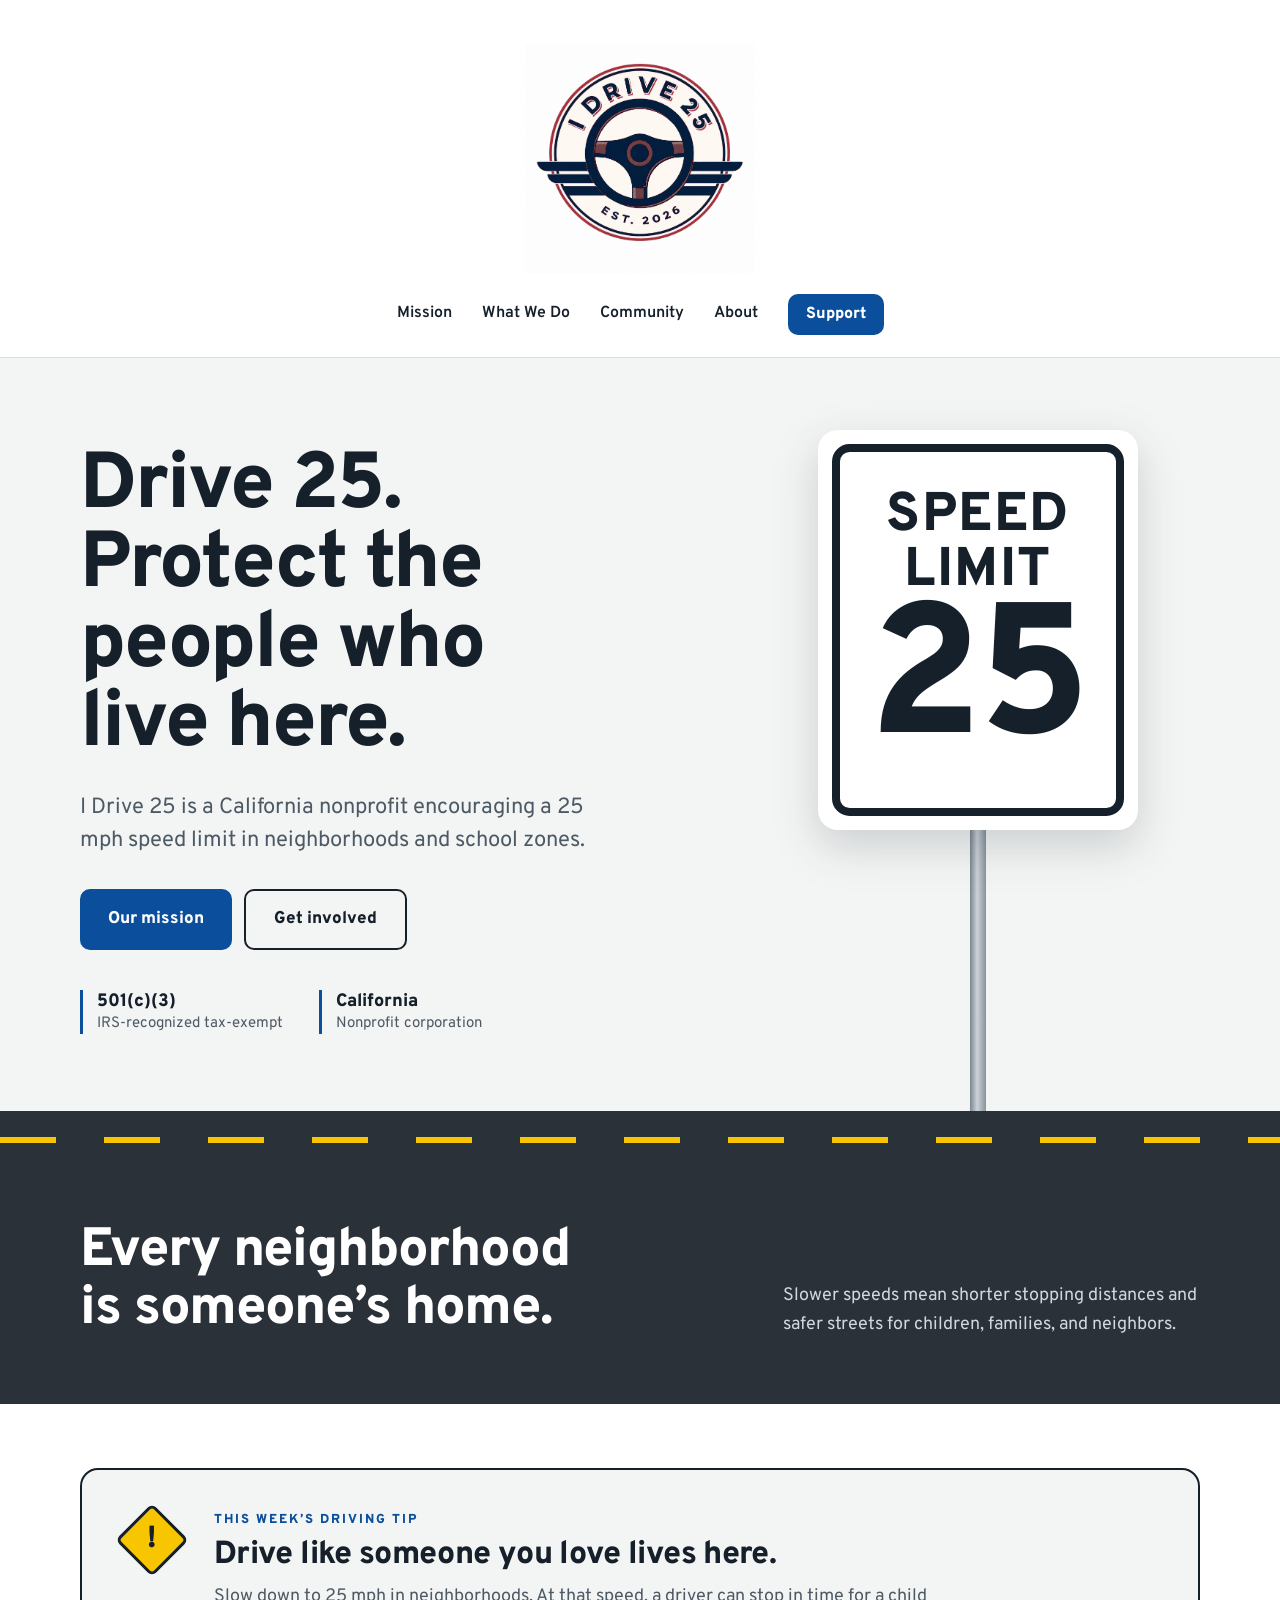
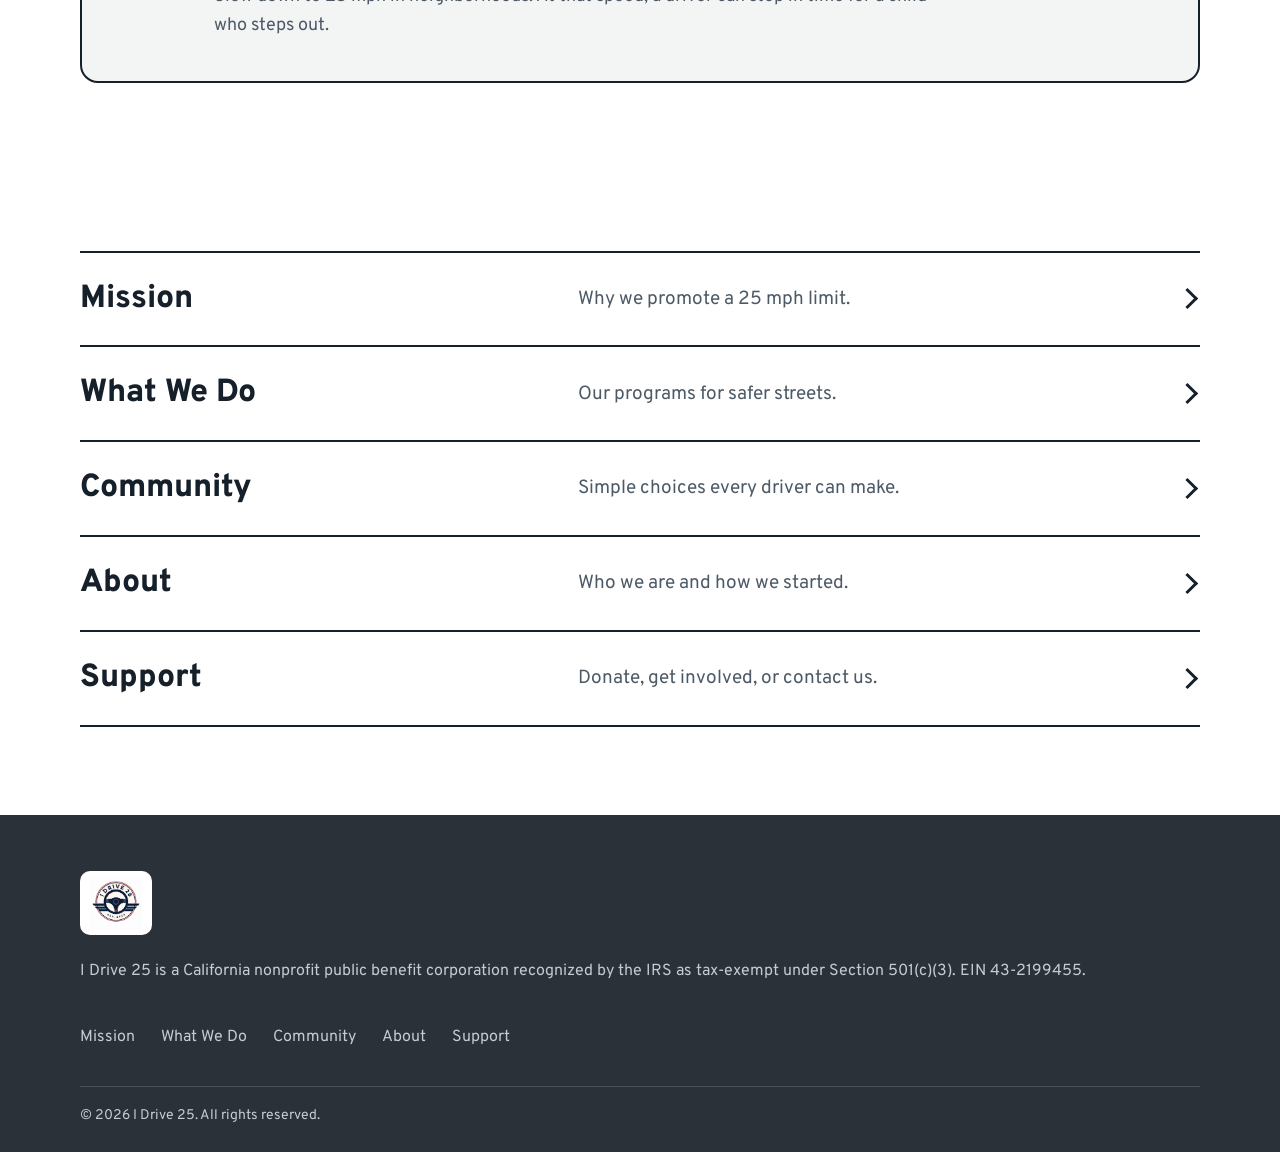
<file: index.html>
<!DOCTYPE html>
<html lang="en"><head><meta charset="UTF-8"><meta name="viewport" content="width=device-width, initial-scale=1.0">
<title>I Drive 25 | Safer Neighborhoods and School Zones</title><meta name="description" content="I Drive 25 is a California 501(c)(3) nonprofit promoting a 25 mph speed limit in neighborhoods and school zones."><meta name="theme-color" content="#0b4f9c">
<link rel="preconnect" href="https://fonts.googleapis.com"><link rel="preconnect" href="https://fonts.gstatic.com" crossorigin>
<link rel="stylesheet" href="https://fonts.googleapis.com/css2?family=Overpass:wght@400;600;700;800;900&display=swap">
<link rel="stylesheet" href="styles.css"></head><body>
<a class="skip" href="#main">Skip to main content</a>
<header class="site-header masthead"><div class="container nav-wrap">
<a class="brand" href="index.html"><img src="logo.png" alt="I Drive 25 logo"></a>
<button class="menu-toggle" aria-expanded="false" aria-controls="nav" aria-label="Menu">&#9776;</button>
<nav class="nav" id="nav" aria-label="Main"><a href="mission.html">Mission</a><a href="what-we-do.html">What We Do</a><a href="community.html">Community</a><a href="about.html">About</a><a class="nav-button button primary" href="support.html">Support</a></nav>
</div></header>
<main id="main"><section class="hero"><div class="container hero-grid">
<div class="hero-copy"><h1>Drive 25. Protect the people who live here.</h1>
<p class="lead">I Drive 25 is a California nonprofit encouraging a 25 mph speed limit in neighborhoods and school zones.</p>
<div class="hero-actions"><a class="button primary big" href="mission.html">Our mission</a><a class="button secondary big" href="support.html">Get involved</a></div>
<ul class="trust-row"><li><strong>501(c)(3)</strong><span>IRS-recognized tax-exempt</span></li><li><strong>California</strong><span>Nonprofit corporation</span></li></ul></div>
<div class="hero-sign"><div class="sign"><div class="sign-face"><span class="sign-word">SPEED</span><span class="sign-word">LIMIT</span><span class="sign-num">25</span></div></div><div class="post"></div></div>
</div></section>
<section class="message"><div class="container message-grid"><h2>Every neighborhood is someone&rsquo;s home.</h2>
<p>Slower speeds mean shorter stopping distances and safer streets for children, families, and neighbors.</p></div></section>
<section class="section tip"><div class="container"><div class="tip-card"><div class="tip-sign" aria-hidden="true">!</div>
<div class="tip-copy"><div class="tip-label">THIS WEEK&rsquo;S DRIVING TIP</div><h2>Drive like someone you love lives here.</h2><p id="tip-text">Slow down to 25 mph in neighborhoods. At that speed, a driver can stop in time for a child who steps out.</p></div></div></div></section>
<section class="explore"><div class="container"><ul class="explore-list">
<li><a href="mission.html"><strong>Mission</strong><span>Why we promote a 25 mph limit.</span></a></li>
<li><a href="what-we-do.html"><strong>What We Do</strong><span>Our programs for safer streets.</span></a></li>
<li><a href="community.html"><strong>Community</strong><span>Simple choices every driver can make.</span></a></li>
<li><a href="about.html"><strong>About</strong><span>Who we are and how we started.</span></a></li>
<li><a href="support.html"><strong>Support</strong><span>Donate, get involved, or contact us.</span></a></li></ul></div></section></main>
<footer class="site-footer"><div class="container">
<div class="footer-grid"><div class="footer-brand"><img src="logo.png" alt="I Drive 25"><p>I Drive 25 is a California nonprofit public benefit corporation recognized by the IRS as tax-exempt under Section 501(c)(3). EIN 43-2199455.</p></div>
<nav class="footer-links" aria-label="Footer"><a href="mission.html">Mission</a><a href="what-we-do.html">What We Do</a><a href="community.html">Community</a><a href="about.html">About</a><a href="support.html">Support</a></nav></div>
<div class="copyright">&copy; 2026 I Drive 25. All rights reserved.</div></div></footer>
<script>
var t=document.querySelector('.menu-toggle'),n=document.getElementById('nav');
t.addEventListener('click',function(){var o=n.classList.toggle('open');t.setAttribute('aria-expanded',o)});
</script><script>var TIPS=["Slow down to 25 mph in neighborhoods. At that speed, a driver can stop in time for a child who steps out.", "Treat every crosswalk as occupied. Look both ways, even when you have the right of way.", "Put the phone away before you start the car. A text takes your eyes off the road for about five seconds.", "Leave early. Most speeding starts with running late.", "In a school zone, watch for crossing guards and follow their signals every time.", "Look for kids near parked cars. They can step out where you least expect them.", "Check for cyclists before you turn or open your door.", "Keep a full car length of space for every 10 mph of speed, and more when roads are wet.", "Stop fully at stop signs. Rolling stops are how pedestrians get hit.", "Pay extra attention at dawn, dusk, and after dark, when people are harder to see.", "Be the example. Passengers, especially young ones, learn how to drive by watching you.", "Wave pedestrians across and be patient. A few seconds can save a life."];var d=new Date(),s=new Date(d.getFullYear(),0,0),day=Math.floor((d-s)/864e5),i=Math.floor(day/7)%TIPS.length;var e=document.getElementById('tip-text');if(e)e.textContent=TIPS[i];</script></body></html>
</file>
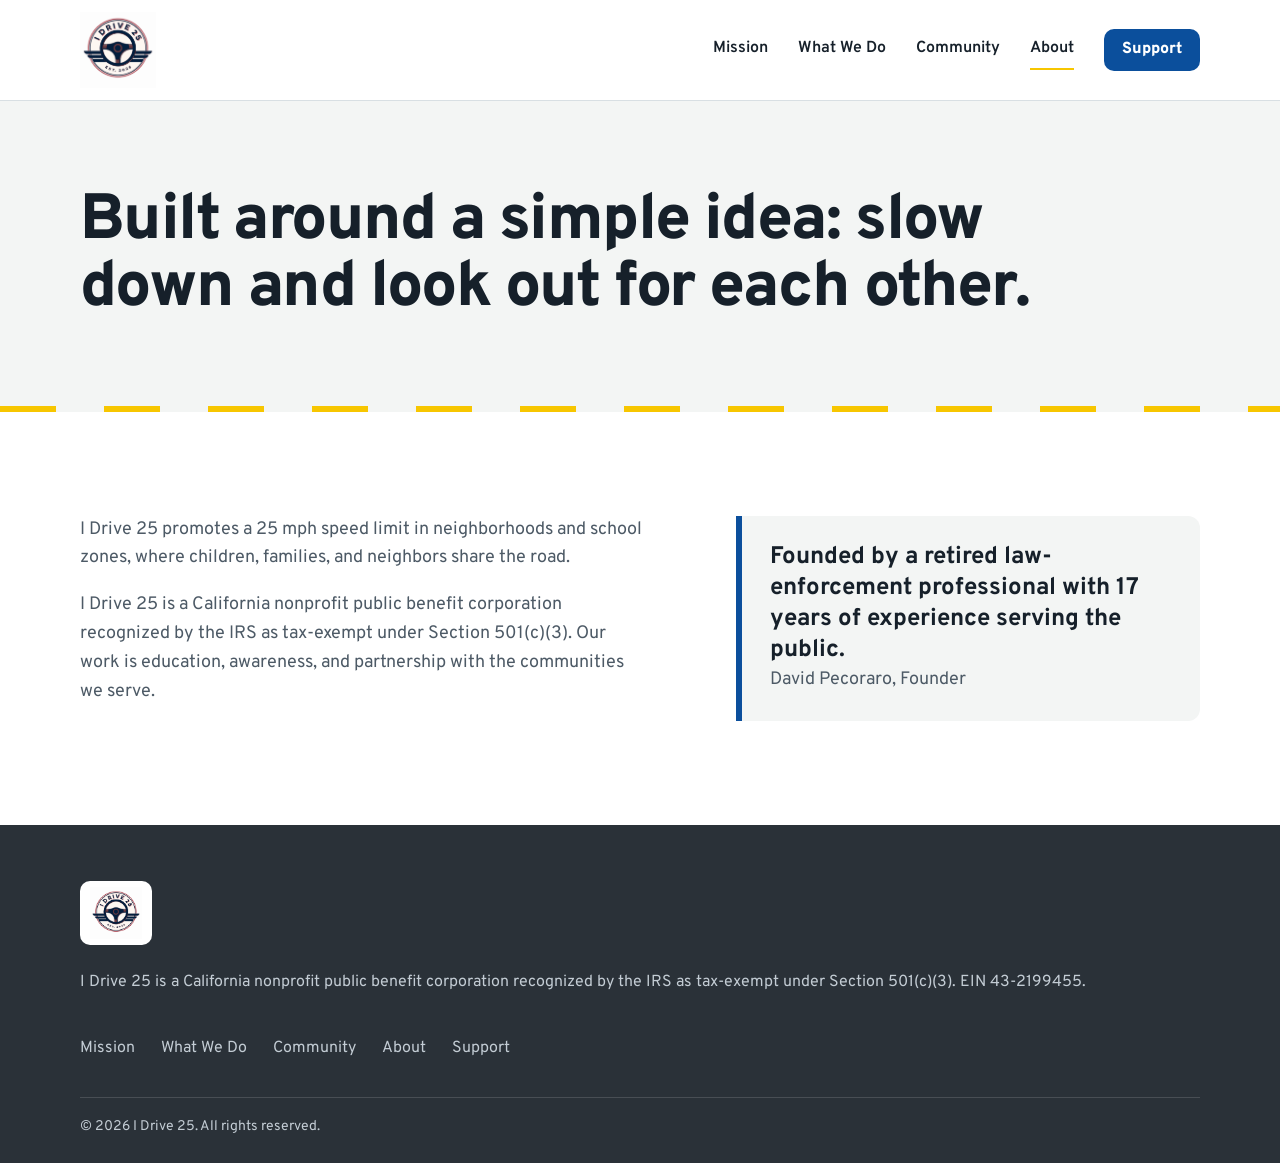
<file: about.html>
<!DOCTYPE html>
<html lang="en"><head><meta charset="UTF-8"><meta name="viewport" content="width=device-width, initial-scale=1.0">
<title>About | I Drive 25</title><meta name="description" content="About I Drive 25."><meta name="theme-color" content="#0b4f9c">
<link rel="preconnect" href="https://fonts.googleapis.com"><link rel="preconnect" href="https://fonts.gstatic.com" crossorigin>
<link rel="stylesheet" href="https://fonts.googleapis.com/css2?family=Overpass:wght@400;600;700;800;900&display=swap">
<link rel="stylesheet" href="styles.css"></head><body>
<a class="skip" href="#main">Skip to main content</a>
<header class="site-header"><div class="container nav-wrap">
<a class="brand" href="index.html"><img src="logo.png" alt="I Drive 25 logo"></a>
<button class="menu-toggle" aria-expanded="false" aria-controls="nav" aria-label="Menu">&#9776;</button>
<nav class="nav" id="nav" aria-label="Main"><a href="mission.html">Mission</a><a href="what-we-do.html">What We Do</a><a href="community.html">Community</a><a href="about.html" aria-current="page">About</a><a class="nav-button button primary" href="support.html">Support</a></nav>
</div></header>
<main id="main"><section class="page-head"><div class="container"><h1>Built around a simple idea: slow down and look out for each other.</h1></div></section><section class="section"><div class="container about-grid"><div class="prose">
<p>I Drive 25 promotes a 25 mph speed limit in neighborhoods and school zones, where children, families, and neighbors share the road.</p>
<p>I Drive 25 is a California nonprofit public benefit corporation recognized by the IRS as tax-exempt under Section 501(c)(3). Our work is education, awareness, and partnership with the communities we serve.</p></div>
<div class="founder-note"><strong>Founded by a retired law-enforcement professional with 17 years of experience serving the public.</strong><span>David Pecoraro, Founder</span></div></div></section></main>
<footer class="site-footer"><div class="container">
<div class="footer-grid"><div class="footer-brand"><img src="logo.png" alt="I Drive 25"><p>I Drive 25 is a California nonprofit public benefit corporation recognized by the IRS as tax-exempt under Section 501(c)(3). EIN 43-2199455.</p></div>
<nav class="footer-links" aria-label="Footer"><a href="mission.html">Mission</a><a href="what-we-do.html">What We Do</a><a href="community.html">Community</a><a href="about.html">About</a><a href="support.html">Support</a></nav></div>
<div class="copyright">&copy; 2026 I Drive 25. All rights reserved.</div></div></footer>
<script>
var t=document.querySelector('.menu-toggle'),n=document.getElementById('nav');
t.addEventListener('click',function(){var o=n.classList.toggle('open');t.setAttribute('aria-expanded',o)});
</script></body></html>
</file>
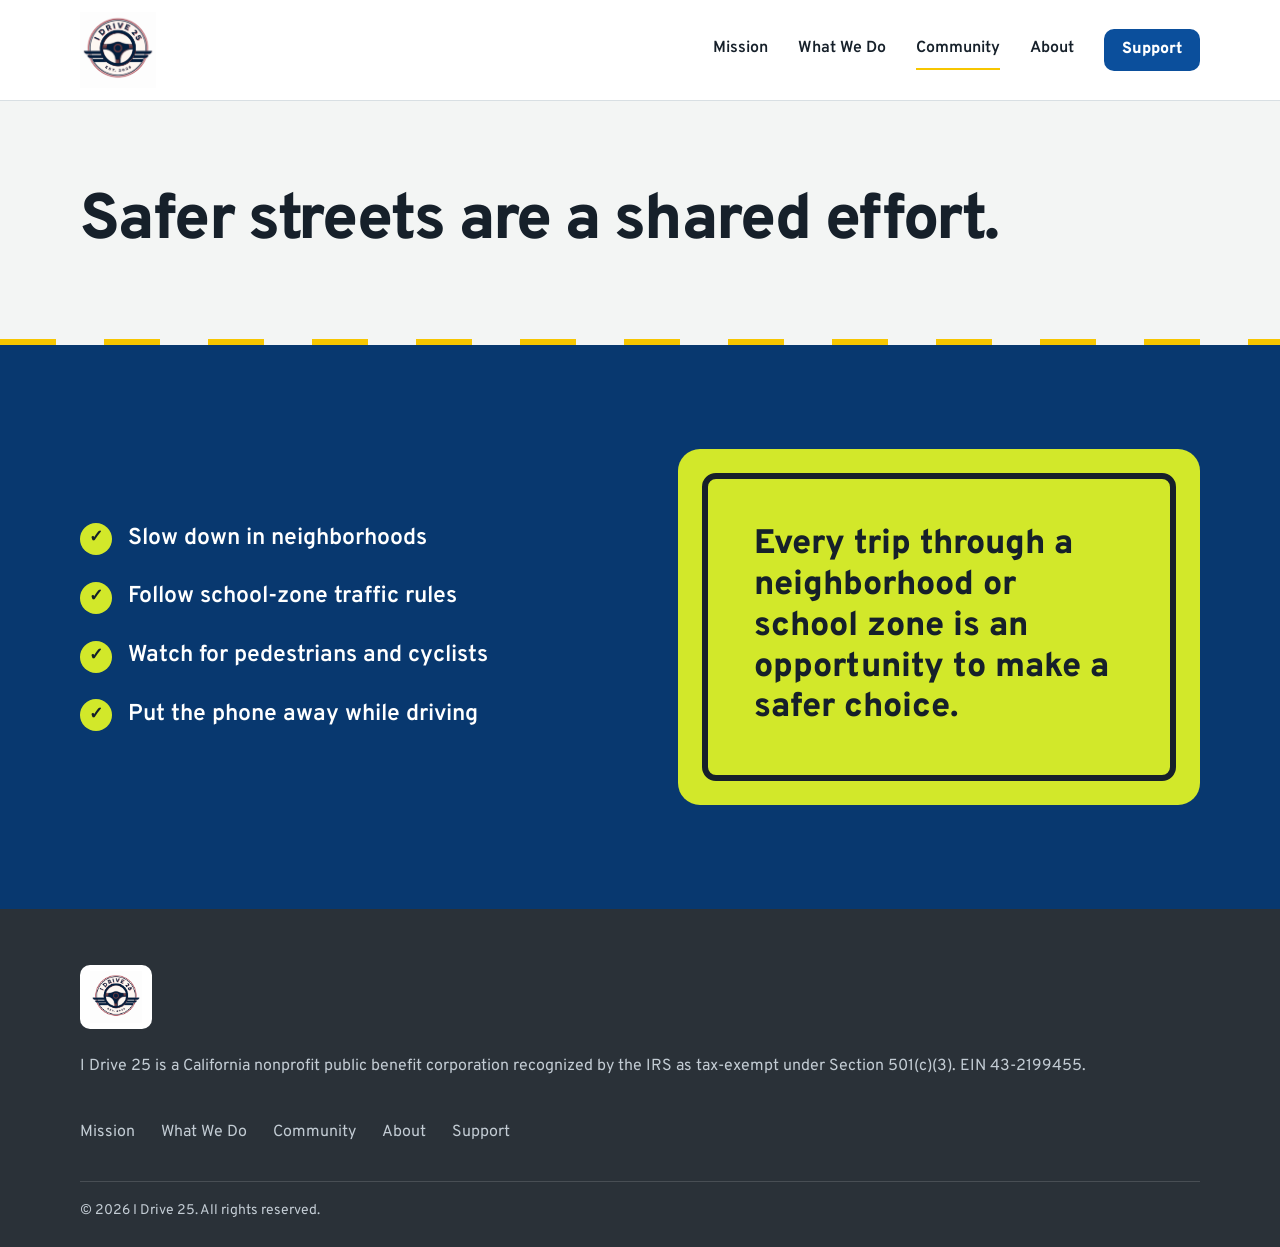
<file: community.html>
<!DOCTYPE html>
<html lang="en"><head><meta charset="UTF-8"><meta name="viewport" content="width=device-width, initial-scale=1.0">
<title>Community | I Drive 25</title><meta name="description" content="Simple choices every driver can make."><meta name="theme-color" content="#0b4f9c">
<link rel="preconnect" href="https://fonts.googleapis.com"><link rel="preconnect" href="https://fonts.gstatic.com" crossorigin>
<link rel="stylesheet" href="https://fonts.googleapis.com/css2?family=Overpass:wght@400;600;700;800;900&display=swap">
<link rel="stylesheet" href="styles.css"></head><body>
<a class="skip" href="#main">Skip to main content</a>
<header class="site-header"><div class="container nav-wrap">
<a class="brand" href="index.html"><img src="logo.png" alt="I Drive 25 logo"></a>
<button class="menu-toggle" aria-expanded="false" aria-controls="nav" aria-label="Menu">&#9776;</button>
<nav class="nav" id="nav" aria-label="Main"><a href="mission.html">Mission</a><a href="what-we-do.html">What We Do</a><a href="community.html" aria-current="page">Community</a><a href="about.html">About</a><a class="nav-button button primary" href="support.html">Support</a></nav>
</div></header>
<main id="main"><section class="page-head"><div class="container"><h1>Safer streets are a shared effort.</h1></div></section><section class="section community"><div class="container community-grid"><ul class="check-list" style="list-style:none;padding:0;margin:0;display:grid;gap:22px"><li><span>&#10003;</span>Slow down in neighborhoods</li><li><span>&#10003;</span>Follow school-zone traffic rules</li><li><span>&#10003;</span>Watch for pedestrians and cyclists</li><li><span>&#10003;</span>Put the phone away while driving</li></ul>
<figure class="school-sign" style="margin:0"><div class="school-sign-inner" style="background:var(--school)"><blockquote><p>Every trip through a neighborhood or school zone is an opportunity to make a safer choice.</p></blockquote></div></figure></div></section></main>
<footer class="site-footer"><div class="container">
<div class="footer-grid"><div class="footer-brand"><img src="logo.png" alt="I Drive 25"><p>I Drive 25 is a California nonprofit public benefit corporation recognized by the IRS as tax-exempt under Section 501(c)(3). EIN 43-2199455.</p></div>
<nav class="footer-links" aria-label="Footer"><a href="mission.html">Mission</a><a href="what-we-do.html">What We Do</a><a href="community.html">Community</a><a href="about.html">About</a><a href="support.html">Support</a></nav></div>
<div class="copyright">&copy; 2026 I Drive 25. All rights reserved.</div></div></footer>
<script>
var t=document.querySelector('.menu-toggle'),n=document.getElementById('nav');
t.addEventListener('click',function(){var o=n.classList.toggle('open');t.setAttribute('aria-expanded',o)});
</script></body></html>
</file>
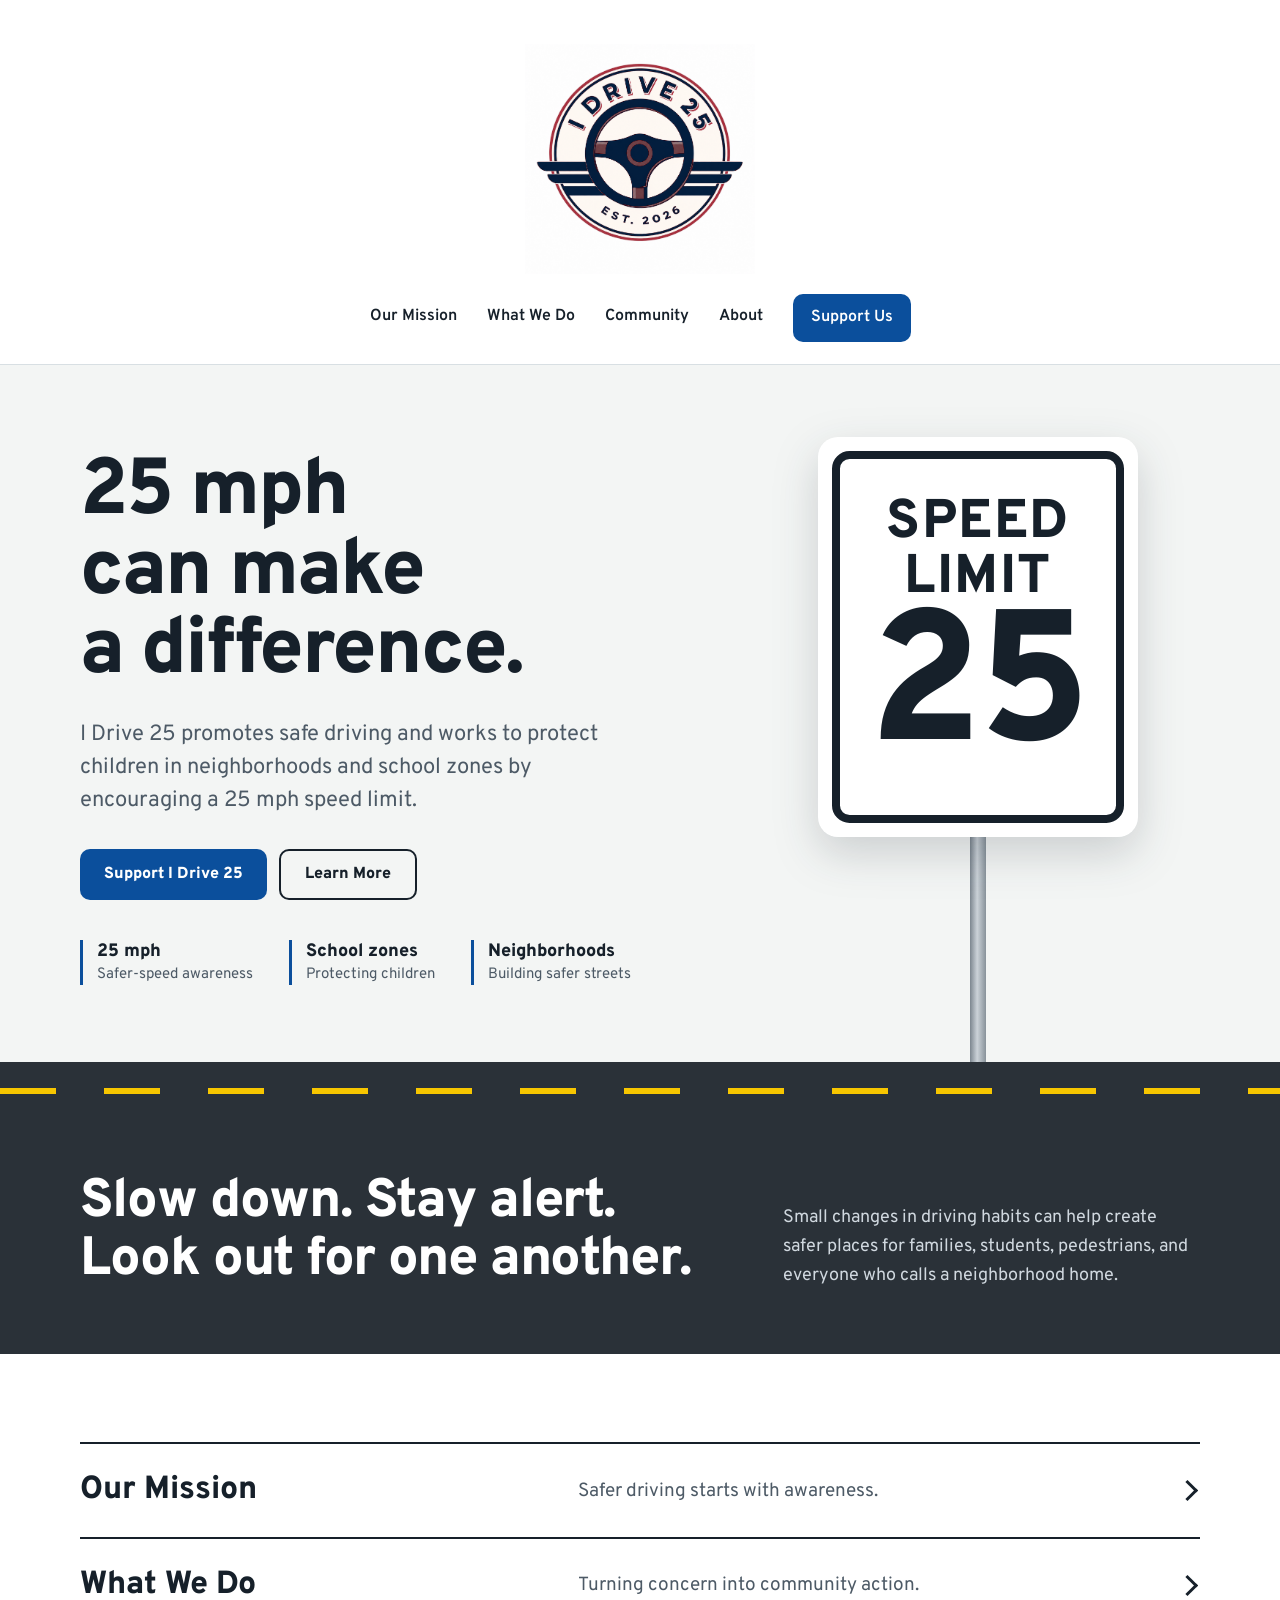
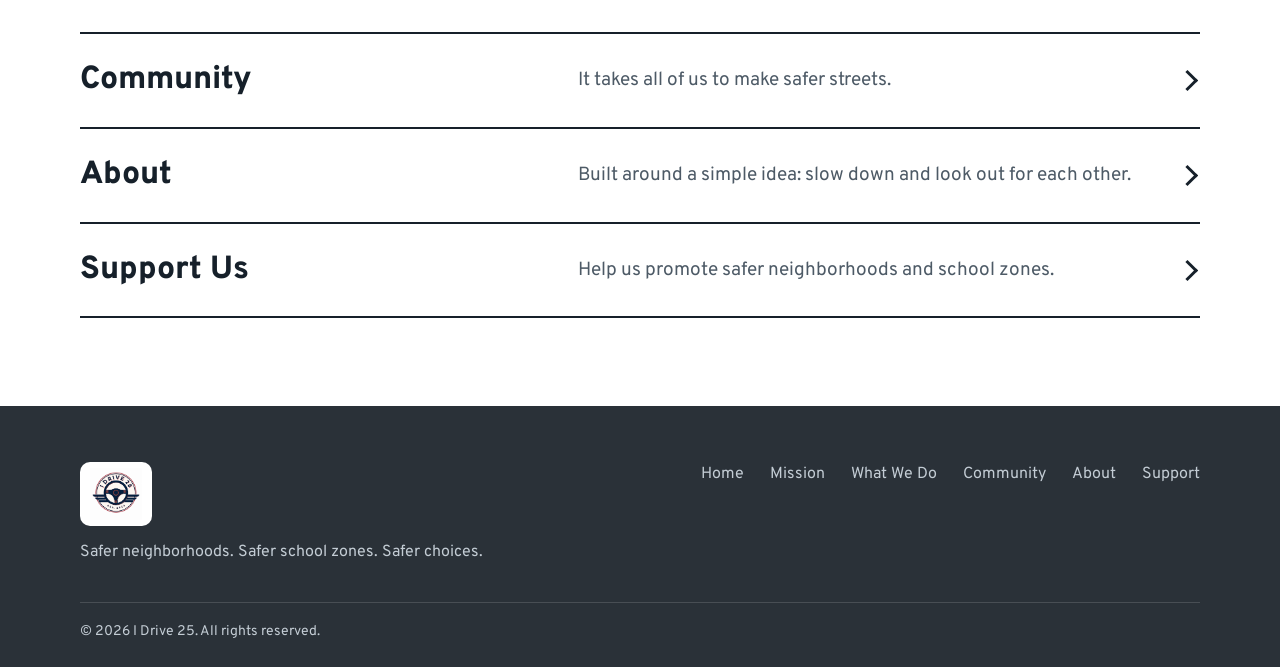
<file: index-2.html>
<!DOCTYPE html>
<html lang="en">
<head>
  <meta charset="UTF-8">
  <meta name="viewport" content="width=device-width, initial-scale=1.0">
  <title>I Drive 25 | Safer Neighborhoods. Safer School Zones.</title>
  <meta name="description" content="I Drive 25 is a California nonprofit focused on traffic safety awareness, safer driving, and community support for neighborhoods and school zones.">
  <meta name="theme-color" content="#0b4f9c">
  <link rel="preconnect" href="https://fonts.googleapis.com">
  <link rel="preconnect" href="https://fonts.gstatic.com" crossorigin>
  <link rel="stylesheet" href="https://fonts.googleapis.com/css2?family=Overpass:wght@400;600;700;800;900&display=swap">
  <link rel="stylesheet" href="styles.css">
</head>
<body>
  <a class="skip" href="#main">Skip to main content</a>

  <header class="site-header masthead">
    <div class="container nav-wrap masthead-inner">
      <a class="brand" href="index.html" aria-label="I Drive 25 home">
        <img src="logo.png" alt="I Drive 25 logo">
      </a>
      <button class="menu-toggle" type="button" aria-label="Open menu" aria-expanded="false" aria-controls="site-nav">&#9776;</button>
      <nav class="nav" id="site-nav">
        <a href="mission.html">Our Mission</a>
        <a href="what-we-do.html">What We Do</a>
        <a href="community.html">Community</a>
        <a href="about.html">About</a>
        <a class="nav-button" href="support.html">Support Us</a>
      </nav>
    </div>
  </header>

  <main id="main">
    <section class="hero">
      <div class="container hero-grid">
        <div class="hero-copy">
          <h1>25 mph can make a difference.</h1>
          <p class="lead">
            I Drive 25 promotes safe driving and works to protect children in neighborhoods and school zones by encouraging a 25 mph speed limit.
          </p>
          <div class="hero-actions">
            <a class="button primary" href="support.html">Support I Drive 25</a>
            <a class="button secondary" href="mission.html">Learn More</a>
          </div>
          <ul class="trust-row">
            <li><strong>25 mph</strong><span>Safer-speed awareness</span></li>
            <li><strong>School zones</strong><span>Protecting children</span></li>
            <li><strong>Neighborhoods</strong><span>Building safer streets</span></li>
          </ul>
        </div>

        <div class="hero-sign" aria-hidden="true">
          <div class="sign">
            <div class="sign-face">
              <span class="sign-word">SPEED</span>
              <span class="sign-word">LIMIT</span>
              <span class="sign-num">25</span>
            </div>
          </div>
          <div class="post"></div>
        </div>
      </div>
    </section>

    <section class="section message" aria-labelledby="message-heading">
      <div class="container message-grid">
        <h2 id="message-heading">Slow down. Stay alert. Look out for one another.</h2>
        <p>Small changes in driving habits can help create safer places for families, students, pedestrians, and everyone who calls a neighborhood home.</p>
      </div>
    </section>

    <section class="explore" aria-labelledby="explore-heading">
      <div class="container">
        <h2 class="sr-only" id="explore-heading">Explore I Drive 25</h2>
        <ul class="explore-list">
          <li><a href="mission.html"><strong>Our Mission</strong><span>Safer driving starts with awareness.</span></a></li>
          <li><a href="what-we-do.html"><strong>What We Do</strong><span>Turning concern into community action.</span></a></li>
          <li><a href="community.html"><strong>Community</strong><span>It takes all of us to make safer streets.</span></a></li>
          <li><a href="about.html"><strong>About</strong><span>Built around a simple idea: slow down and look out for each other.</span></a></li>
          <li><a href="support.html"><strong>Support Us</strong><span>Help us promote safer neighborhoods and school zones.</span></a></li>
        </ul>
      </div>
    </section>
  </main>

  <footer class="site-footer">
    <div class="container footer-grid">
      <div>
        <a class="brand footer-brand" href="index.html"><img src="logo.png" alt="I Drive 25 logo"></a>
        <p>Safer neighborhoods. Safer school zones. Safer choices.</p>
      </div>
      <div class="footer-links">
        <a href="index.html">Home</a>
        <a href="mission.html">Mission</a>
        <a href="what-we-do.html">What We Do</a>
        <a href="community.html">Community</a>
        <a href="about.html">About</a>
        <a href="support.html">Support</a>
      </div>
    </div>
    <div class="container copyright">&copy; 2026 I Drive 25. All rights reserved.</div>
  </footer>

  <script>
    const toggle = document.querySelector('.menu-toggle');
    const nav = document.querySelector('.nav');

    function setMenu(open) {
      nav.classList.toggle('open', open);
      toggle.setAttribute('aria-expanded', String(open));
    }

    toggle.addEventListener('click', () => setMenu(!nav.classList.contains('open')));
    document.querySelectorAll('.nav a').forEach(a => a.addEventListener('click', () => setMenu(false)));
    document.addEventListener('keydown', e => { if (e.key === 'Escape') setMenu(false); });
  </script>
</body>
</html>
</file>
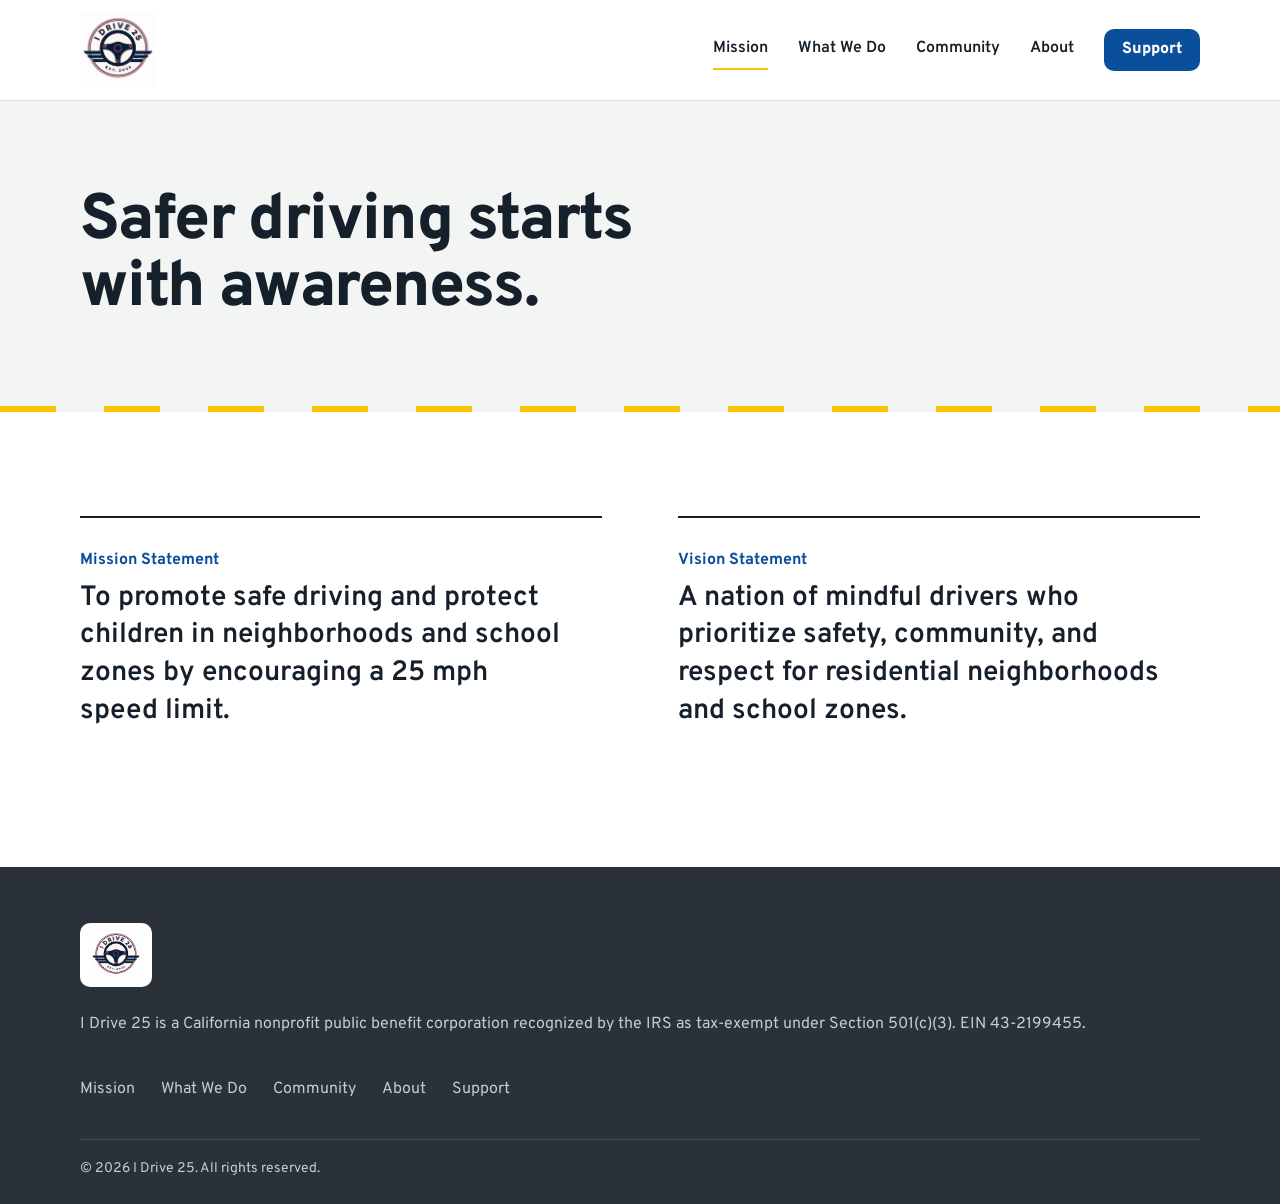
<file: mission.html>
<!DOCTYPE html>
<html lang="en"><head><meta charset="UTF-8"><meta name="viewport" content="width=device-width, initial-scale=1.0">
<title>Mission | I Drive 25</title><meta name="description" content="The I Drive 25 mission and vision."><meta name="theme-color" content="#0b4f9c">
<link rel="preconnect" href="https://fonts.googleapis.com"><link rel="preconnect" href="https://fonts.gstatic.com" crossorigin>
<link rel="stylesheet" href="https://fonts.googleapis.com/css2?family=Overpass:wght@400;600;700;800;900&display=swap">
<link rel="stylesheet" href="styles.css"></head><body>
<a class="skip" href="#main">Skip to main content</a>
<header class="site-header"><div class="container nav-wrap">
<a class="brand" href="index.html"><img src="logo.png" alt="I Drive 25 logo"></a>
<button class="menu-toggle" aria-expanded="false" aria-controls="nav" aria-label="Menu">&#9776;</button>
<nav class="nav" id="nav" aria-label="Main"><a href="mission.html" aria-current="page">Mission</a><a href="what-we-do.html">What We Do</a><a href="community.html">Community</a><a href="about.html">About</a><a class="nav-button button primary" href="support.html">Support</a></nav>
</div></header>
<main id="main"><section class="page-head"><div class="container"><h1>Safer driving starts with awareness.</h1></div></section><section class="section"><div class="container statements">
<div class="statement"><h3>Mission Statement</h3><p>To promote safe driving and protect children in neighborhoods and school zones by encouraging a 25 mph speed limit.</p></div>
<div class="statement"><h3>Vision Statement</h3><p>A nation of mindful drivers who prioritize safety, community, and respect for residential neighborhoods and school zones.</p></div></div></section></main>
<footer class="site-footer"><div class="container">
<div class="footer-grid"><div class="footer-brand"><img src="logo.png" alt="I Drive 25"><p>I Drive 25 is a California nonprofit public benefit corporation recognized by the IRS as tax-exempt under Section 501(c)(3). EIN 43-2199455.</p></div>
<nav class="footer-links" aria-label="Footer"><a href="mission.html">Mission</a><a href="what-we-do.html">What We Do</a><a href="community.html">Community</a><a href="about.html">About</a><a href="support.html">Support</a></nav></div>
<div class="copyright">&copy; 2026 I Drive 25. All rights reserved.</div></div></footer>
<script>
var t=document.querySelector('.menu-toggle'),n=document.getElementById('nav');
t.addEventListener('click',function(){var o=n.classList.toggle('open');t.setAttribute('aria-expanded',o)});
</script></body></html>
</file>
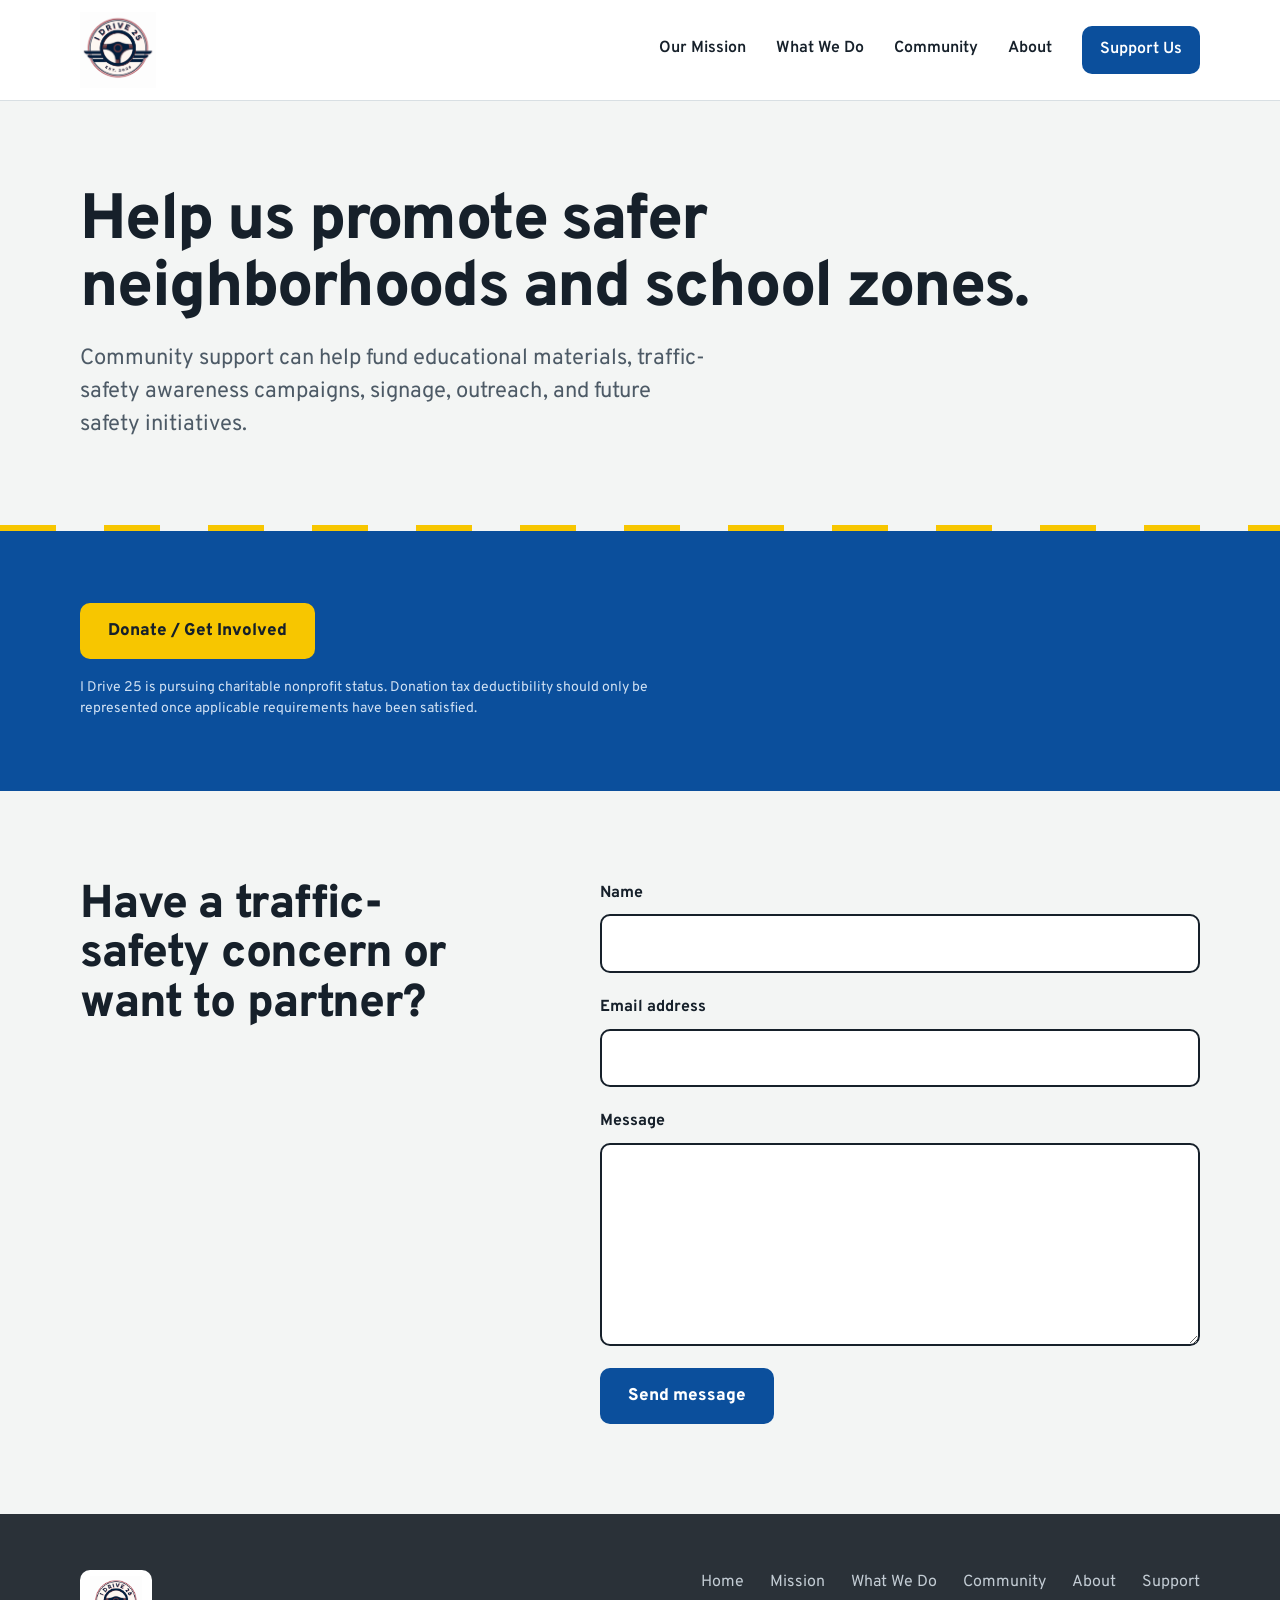
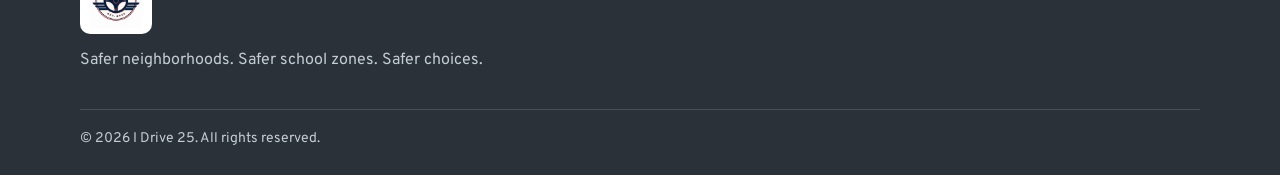
<file: support-2.html>
<!DOCTYPE html>
<html lang="en">
<head>
  <meta charset="UTF-8">
  <meta name="viewport" content="width=device-width, initial-scale=1.0">
  <title>Support Us | I Drive 25</title>
  <meta name="description" content="Community support can help fund educational materials, traffic-safety awareness campaigns, signage, outreach, and future safety initiatives.">
  <meta name="theme-color" content="#0b4f9c">
  <link rel="preconnect" href="https://fonts.googleapis.com">
  <link rel="preconnect" href="https://fonts.gstatic.com" crossorigin>
  <link rel="stylesheet" href="https://fonts.googleapis.com/css2?family=Overpass:wght@400;600;700;800;900&display=swap">
  <link rel="stylesheet" href="styles.css">
</head>
<body>
  <a class="skip" href="#main">Skip to main content</a>

  <header class="site-header">
    <div class="container nav-wrap">
      <a class="brand" href="index.html" aria-label="I Drive 25 home">
        <img src="logo.png" alt="I Drive 25 logo">
      </a>
      <button class="menu-toggle" type="button" aria-label="Open menu" aria-expanded="false" aria-controls="site-nav">&#9776;</button>
      <nav class="nav" id="site-nav">
        <a href="mission.html">Our Mission</a>
        <a href="what-we-do.html">What We Do</a>
        <a href="community.html">Community</a>
        <a href="about.html">About</a>
        <a class="nav-button" href="support.html" aria-current="page">Support Us</a>
      </nav>
    </div>
  </header>

  <main id="main">
    <section class="page-head">
      <div class="container">
        <h1>Help us promote safer neighborhoods and school zones.</h1>
        <p>Community support can help fund educational materials, traffic-safety awareness campaigns, signage, outreach, and future safety initiatives.</p>
      </div>
    </section>

    <section class="donate">
      <div class="container donate-inner">
        <a class="button accent big" href="mailto:David.pecoraro@idrive25.org?subject=I%20Drive%2025%20Donation%20Information">Donate / Get Involved</a>
        <p class="fine-print">I Drive 25 is pursuing charitable nonprofit status. Donation tax deductibility should only be represented once applicable requirements have been satisfied.</p>
      </div>
    </section>

    <section class="contact" id="contact">
      <div class="container contact-grid">
        <h2>Have a traffic-safety concern or want to partner?</h2>
        <form class="contact-form" action="https://formsubmit.co/David.pecoraro@idrive25.org" method="POST" accept-charset="UTF-8">
          <input type="hidden" name="_subject" value="New message from the I Drive 25 website">
          <input type="hidden" name="_template" value="table">
          <input type="hidden" name="_next" value="https://idrive25.org/thanks.html">
          <input type="text" name="_honey" style="display:none" tabindex="-1" autocomplete="off">
          <div class="field">
            <label for="name">Name</label>
            <input type="text" id="name" name="name" autocomplete="name" required>
          </div>
          <div class="field">
            <label for="email">Email address</label>
            <input type="email" id="email" name="email" autocomplete="email" required>
          </div>
          <div class="field">
            <label for="message">Message</label>
            <textarea id="message" name="message" rows="6" required></textarea>
          </div>
          <button class="button primary big" type="submit">Send message</button>
        </form>
      </div>
    </section>
  </main>

  <footer class="site-footer">
    <div class="container footer-grid">
      <div>
        <a class="brand footer-brand" href="index.html"><img src="logo.png" alt="I Drive 25 logo"></a>
        <p>Safer neighborhoods. Safer school zones. Safer choices.</p>
      </div>
      <div class="footer-links">
        <a href="index.html">Home</a>
        <a href="mission.html">Mission</a>
        <a href="what-we-do.html">What We Do</a>
        <a href="community.html">Community</a>
        <a href="about.html">About</a>
        <a href="support.html">Support</a>
      </div>
    </div>
    <div class="container copyright">&copy; 2026 I Drive 25. All rights reserved.</div>
  </footer>

  <script>
    const toggle = document.querySelector('.menu-toggle');
    const nav = document.querySelector('.nav');

    function setMenu(open) {
      nav.classList.toggle('open', open);
      toggle.setAttribute('aria-expanded', String(open));
    }

    toggle.addEventListener('click', () => setMenu(!nav.classList.contains('open')));
    document.querySelectorAll('.nav a').forEach(a => a.addEventListener('click', () => setMenu(false)));
    document.addEventListener('keydown', e => { if (e.key === 'Escape') setMenu(false); });
  </script>
</body>
</html>
</file>
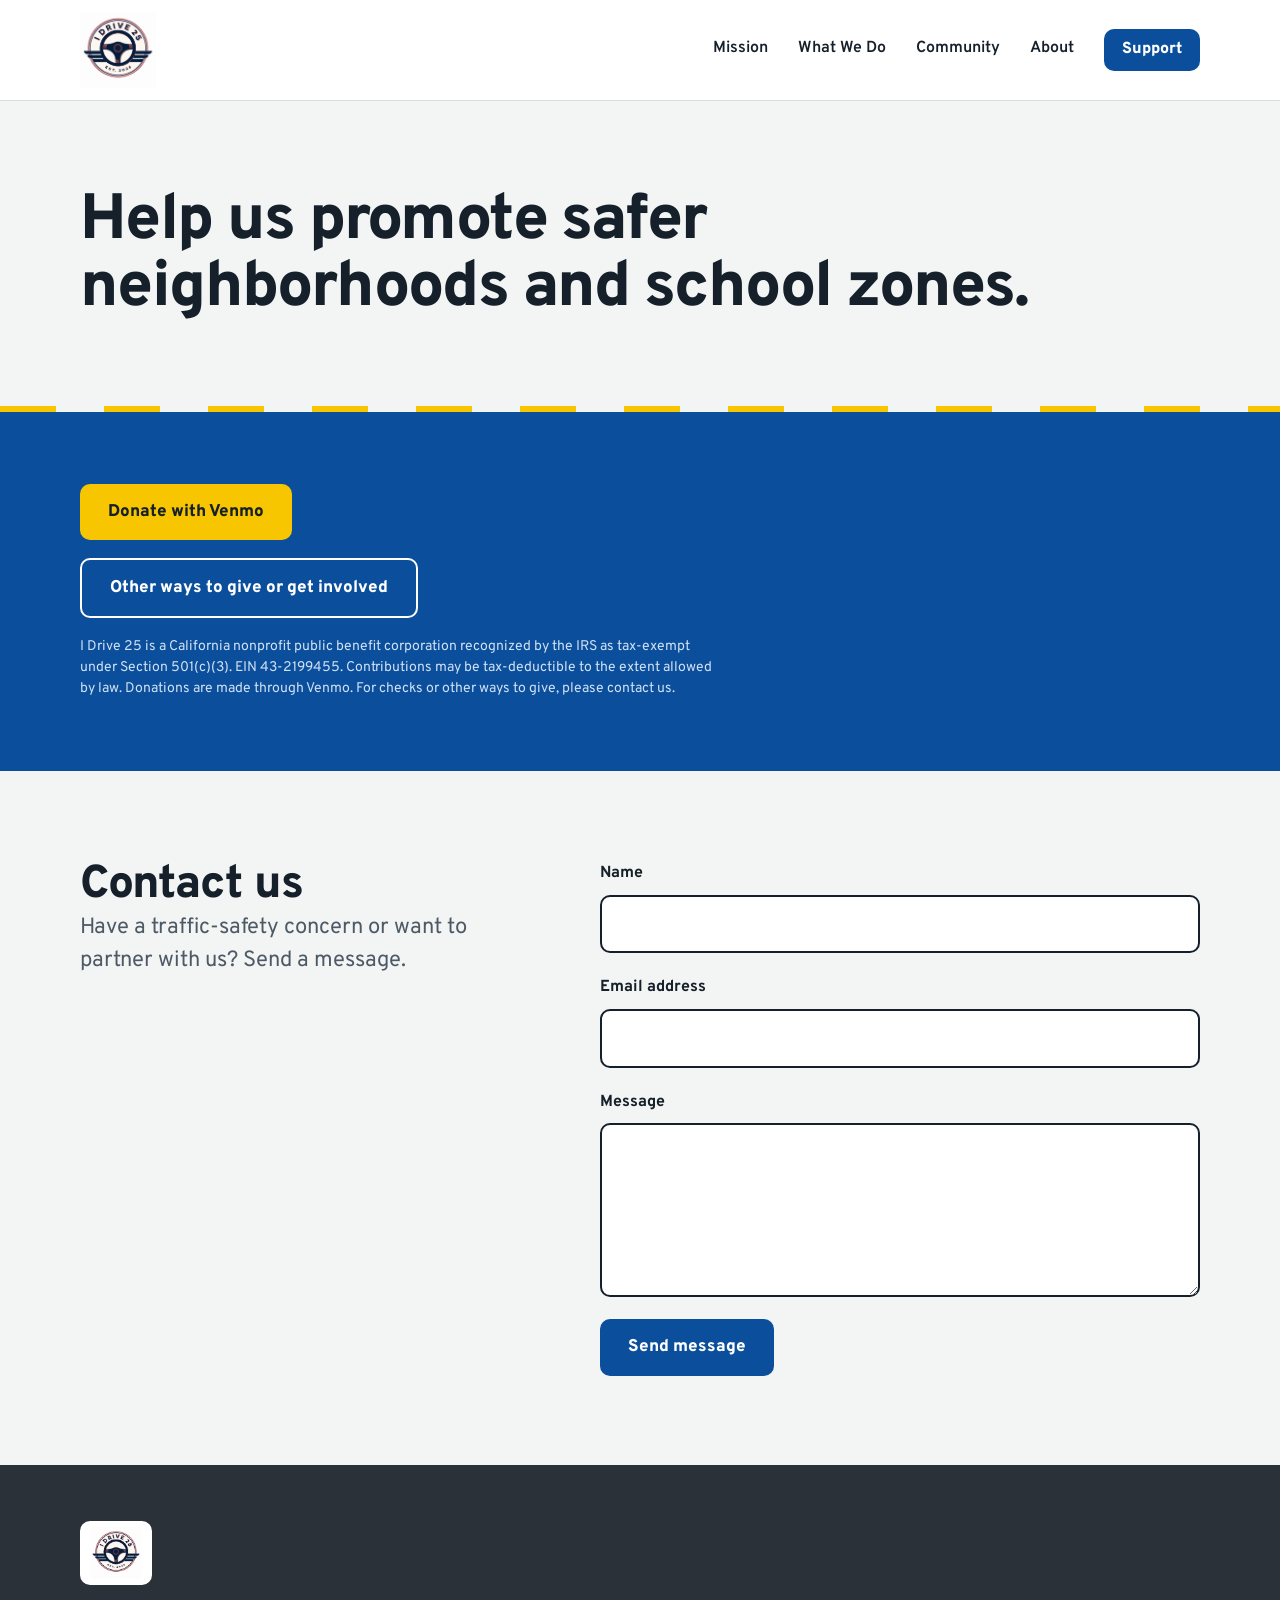
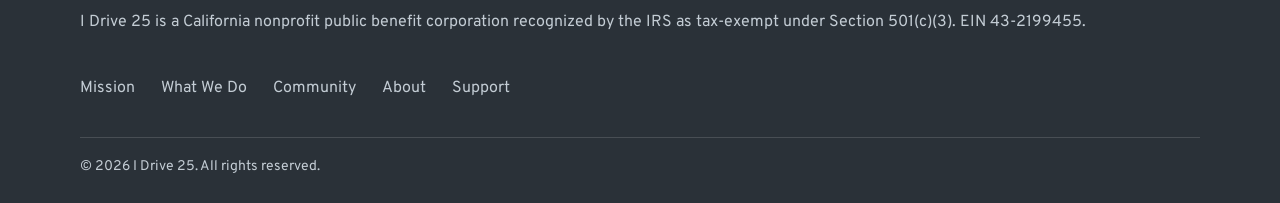
<file: support.html>
<!DOCTYPE html>
<html lang="en"><head><meta charset="UTF-8"><meta name="viewport" content="width=device-width, initial-scale=1.0">
<title>Support | I Drive 25</title><meta name="description" content="Donate, get involved, or contact I Drive 25."><meta name="theme-color" content="#0b4f9c">
<link rel="preconnect" href="https://fonts.googleapis.com"><link rel="preconnect" href="https://fonts.gstatic.com" crossorigin>
<link rel="stylesheet" href="https://fonts.googleapis.com/css2?family=Overpass:wght@400;600;700;800;900&display=swap">
<link rel="stylesheet" href="styles.css"></head><body>
<a class="skip" href="#main">Skip to main content</a>
<header class="site-header"><div class="container nav-wrap">
<a class="brand" href="index.html"><img src="logo.png" alt="I Drive 25 logo"></a>
<button class="menu-toggle" aria-expanded="false" aria-controls="nav" aria-label="Menu">&#9776;</button>
<nav class="nav" id="nav" aria-label="Main"><a href="mission.html">Mission</a><a href="what-we-do.html">What We Do</a><a href="community.html">Community</a><a href="about.html">About</a><a class="nav-button button primary" href="support.html">Support</a></nav>
</div></header>
<main id="main"><section class="page-head"><div class="container"><h1>Help us promote safer neighborhoods and school zones.</h1></div></section><section class="donate"><div class="container donate-inner">
<a class="button accent big" href="https://venmo.com/u/idrive25" target="_blank" rel="noopener">Donate with Venmo</a>
<a class="button secondary big" style="color:#fff;border-color:#fff" href="mailto:David.pecoraro@idrive25.org?subject=I%20Drive%2025%20Donation%20Information">Other ways to give or get involved</a>
<p class="fine-print">I Drive 25 is a California nonprofit public benefit corporation recognized by the IRS as tax-exempt under Section 501(c)(3). EIN 43-2199455. Contributions may be tax-deductible to the extent allowed by law. Donations are made through Venmo. For checks or other ways to give, please contact us.</p></div></section>
<section class="contact" id="contact"><div class="container contact-grid"><div><h2>Contact us</h2><p class="lead">Have a traffic-safety concern or want to partner with us? Send a message.</p></div><form class="contact-form" action="https://formsubmit.co/David.pecoraro@idrive25.org" method="POST" accept-charset="UTF-8">
<input type="hidden" name="_subject" value="New message from the I Drive 25 website"><input type="hidden" name="_template" value="table">
<input type="hidden" name="_next" value="https://idrive25.org/index.html"><input type="text" name="_honey" style="display:none" tabindex="-1" autocomplete="off">
<div class="field"><label for="name">Name</label><input type="text" id="name" name="name" autocomplete="name" required></div>
<div class="field"><label for="email">Email address</label><input type="email" id="email" name="email" autocomplete="email" required></div>
<div class="field"><label for="message">Message</label><textarea id="message" name="message" rows="5" required></textarea></div>
<button class="button primary big" type="submit">Send message</button></form></div></section></main>
<footer class="site-footer"><div class="container">
<div class="footer-grid"><div class="footer-brand"><img src="logo.png" alt="I Drive 25"><p>I Drive 25 is a California nonprofit public benefit corporation recognized by the IRS as tax-exempt under Section 501(c)(3). EIN 43-2199455.</p></div>
<nav class="footer-links" aria-label="Footer"><a href="mission.html">Mission</a><a href="what-we-do.html">What We Do</a><a href="community.html">Community</a><a href="about.html">About</a><a href="support.html">Support</a></nav></div>
<div class="copyright">&copy; 2026 I Drive 25. All rights reserved.</div></div></footer>
<script>
var t=document.querySelector('.menu-toggle'),n=document.getElementById('nav');
t.addEventListener('click',function(){var o=n.classList.toggle('open');t.setAttribute('aria-expanded',o)});
</script></body></html>
</file>
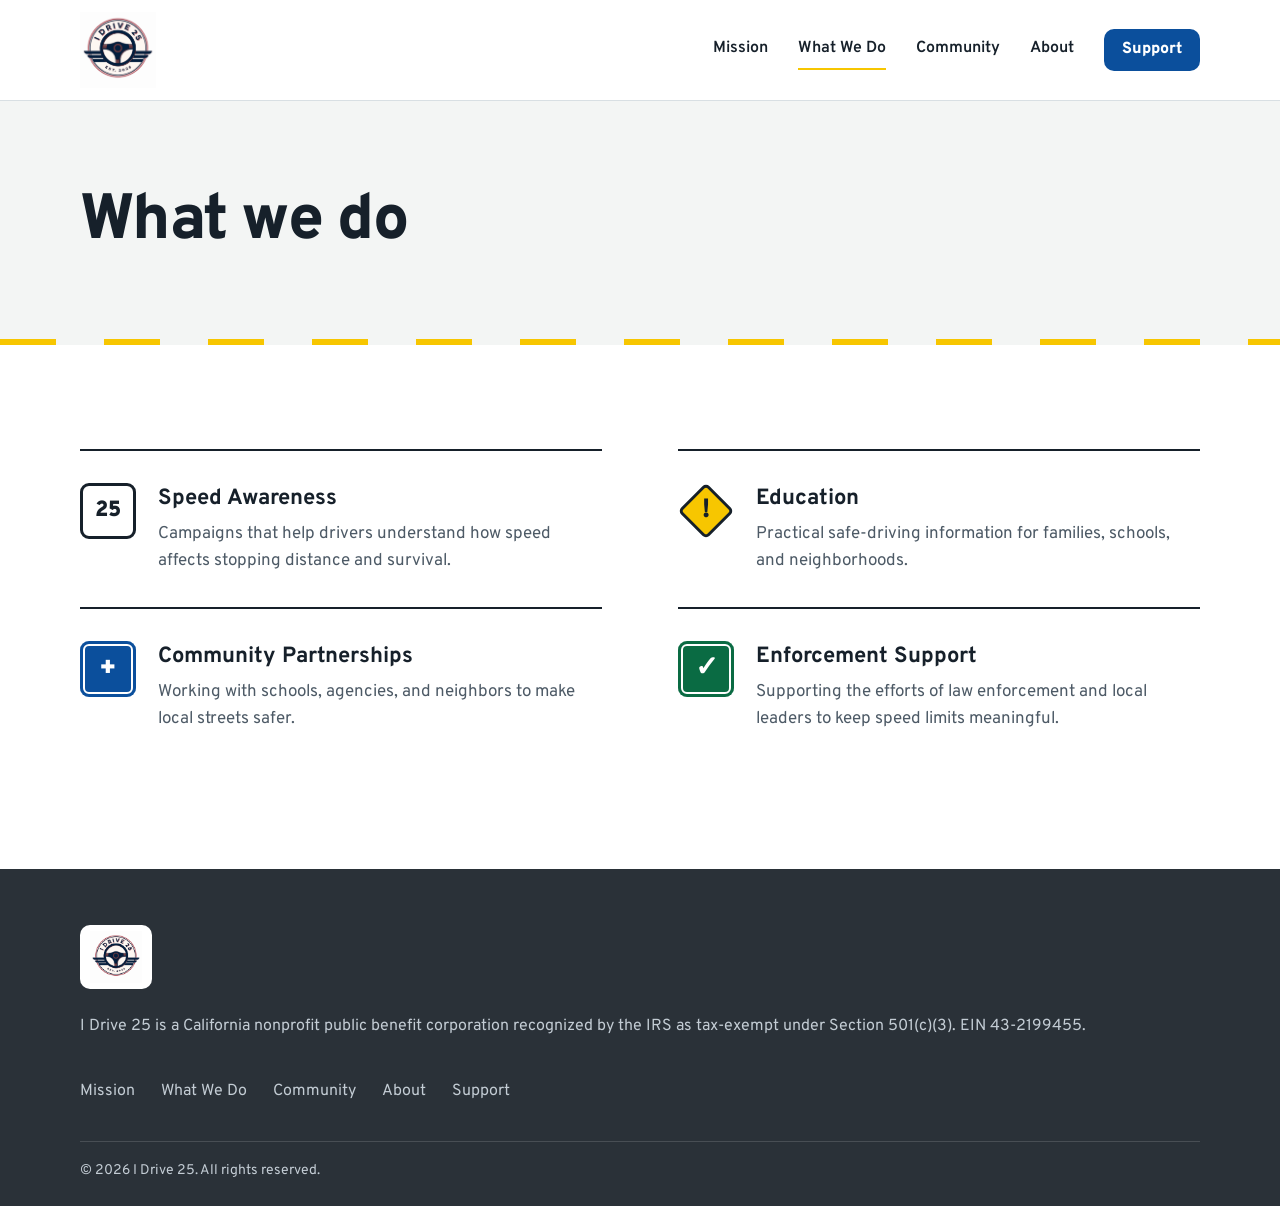
<file: what-we-do.html>
<!DOCTYPE html>
<html lang="en"><head><meta charset="UTF-8"><meta name="viewport" content="width=device-width, initial-scale=1.0">
<title>What We Do | I Drive 25</title><meta name="description" content="Programs from I Drive 25."><meta name="theme-color" content="#0b4f9c">
<link rel="preconnect" href="https://fonts.googleapis.com"><link rel="preconnect" href="https://fonts.gstatic.com" crossorigin>
<link rel="stylesheet" href="https://fonts.googleapis.com/css2?family=Overpass:wght@400;600;700;800;900&display=swap">
<link rel="stylesheet" href="styles.css"></head><body>
<a class="skip" href="#main">Skip to main content</a>
<header class="site-header"><div class="container nav-wrap">
<a class="brand" href="index.html"><img src="logo.png" alt="I Drive 25 logo"></a>
<button class="menu-toggle" aria-expanded="false" aria-controls="nav" aria-label="Menu">&#9776;</button>
<nav class="nav" id="nav" aria-label="Main"><a href="mission.html">Mission</a><a href="what-we-do.html" aria-current="page">What We Do</a><a href="community.html">Community</a><a href="about.html">About</a><a class="nav-button button primary" href="support.html">Support</a></nav>
</div></header>
<main id="main"><section class="page-head"><div class="container"><h1>What we do</h1></div></section><section class="section"><div class="container programs"><div class="program"><div class="badge badge-speed">25</div><div><h3>Speed Awareness</h3><p>Campaigns that help drivers understand how speed affects stopping distance and survival.</p></div></div><div class="program"><div class="badge badge-warn">!</div><div><h3>Education</h3><p>Practical safe-driving information for families, schools, and neighborhoods.</p></div></div><div class="program"><div class="badge badge-blue">+</div><div><h3>Community Partnerships</h3><p>Working with schools, agencies, and neighbors to make local streets safer.</p></div></div><div class="program"><div class="badge badge-green">&#10003;</div><div><h3>Enforcement Support</h3><p>Supporting the efforts of law enforcement and local leaders to keep speed limits meaningful.</p></div></div></div></section></main>
<footer class="site-footer"><div class="container">
<div class="footer-grid"><div class="footer-brand"><img src="logo.png" alt="I Drive 25"><p>I Drive 25 is a California nonprofit public benefit corporation recognized by the IRS as tax-exempt under Section 501(c)(3). EIN 43-2199455.</p></div>
<nav class="footer-links" aria-label="Footer"><a href="mission.html">Mission</a><a href="what-we-do.html">What We Do</a><a href="community.html">Community</a><a href="about.html">About</a><a href="support.html">Support</a></nav></div>
<div class="copyright">&copy; 2026 I Drive 25. All rights reserved.</div></div></footer>
<script>
var t=document.querySelector('.menu-toggle'),n=document.getElementById('nav');
t.addEventListener('click',function(){var o=n.classList.toggle('open');t.setAttribute('aria-expanded',o)});
</script></body></html>
</file>
<file: styles.css>
/* I Drive 25 — design built around U.S. road-sign language.
   Type: Overpass (the open-source cousin of Highway Gothic, the typeface of American road signs).
   Color: brand blue, sign white, asphalt gray, warning yellow, and school-zone yellow-green. */

:root{
  --ink:#16202a;
  --muted:#4d5a66;
  --paper:#f3f5f4;
  --line:#d8dfe3;
  --blue:#0b4f9c;
  --blue-hover:#083f7f;
  --blue-deep:#08386f;
  --asphalt:#2a3138;
  --sign-yellow:#f7c600;
  --school:#d2e82a;
  --guide-green:#0a6b43;
}

*{box-sizing:border-box}
html{scroll-behavior:smooth;scroll-padding-top:110px}
body{
  margin:0;
  font-family:"Overpass","Helvetica Neue",Arial,sans-serif;
  font-size:18px;
  line-height:1.6;
  color:var(--ink);
  background:#fff;
  -webkit-font-smoothing:antialiased;
}
img{max-width:100%}
a{color:inherit;text-decoration:none}
p{text-wrap:pretty}
:focus-visible{outline:3px solid var(--blue);outline-offset:3px}
.message :focus-visible,.community :focus-visible,.donate :focus-visible,.site-footer :focus-visible{outline-color:var(--sign-yellow)}

.skip{position:absolute;left:12px;top:-64px;z-index:50;padding:10px 16px;border-radius:8px;background:var(--ink);color:#fff;font-weight:700}
.skip:focus{top:12px}
.sr-only{position:absolute;width:1px;height:1px;margin:-1px;padding:0;overflow:hidden;clip:rect(0,0,0,0);white-space:nowrap;border:0}

.container{width:min(1120px,calc(100% - 40px));margin-inline:auto}

/* Type scale */
h1{
  font-size:clamp(44px,6.2vw,80px);
  line-height:1;
  letter-spacing:-.025em;
  font-weight:800;
  margin:0 0 26px;
  color:var(--ink);
  text-wrap:balance;
}
h2{
  font-size:clamp(30px,3.8vw,46px);
  line-height:1.08;
  letter-spacing:-.02em;
  font-weight:800;
  margin:0 0 18px;
  color:var(--ink);
  text-wrap:balance;
}
h3{font-size:22px;line-height:1.25;font-weight:700;margin:0 0 8px;color:var(--ink)}

/* Header: larger logo */
.site-header{
  position:sticky;top:0;z-index:20;
  background:rgba(255,255,255,.96);
  backdrop-filter:blur(10px);
  border-bottom:1px solid var(--line);
}
.nav-wrap{height:100px;display:flex;align-items:center;justify-content:space-between;gap:24px}
.brand{display:flex;align-items:center}
.brand img{display:block;height:76px;width:auto;max-width:300px;object-fit:contain}
.nav{display:flex;align-items:center;gap:30px;font-size:16px;font-weight:600}
.nav a{padding:6px 0;border-bottom:2px solid transparent}
.nav a:hover,.nav a[aria-current="page"]{border-bottom-color:var(--sign-yellow)}
.nav .nav-button{padding:11px 18px;border-radius:10px;background:var(--blue);color:#fff;border-bottom:0}
.nav .nav-button:hover{background:var(--blue-hover)}
.menu-toggle{
  display:none;
  background:none;border:0;border-radius:8px;
  padding:8px 10px;
  font:inherit;font-size:26px;line-height:1;
  color:var(--ink);cursor:pointer;
}


/* Home page masthead: large centered logo, menu beneath */
.masthead{position:relative}
.masthead .nav-wrap{height:auto;flex-direction:column;justify-content:center;gap:0;padding-top:clamp(24px,4vw,44px)}
.masthead .brand img{height:clamp(150px,19vw,230px);width:auto;max-width:min(92vw,560px);object-fit:contain}
.masthead .nav{justify-content:center;flex-wrap:wrap;padding:20px 0 22px}

/* Buttons */
.button{
  display:inline-flex;align-items:center;justify-content:center;
  padding:14px 24px;
  border-radius:10px;
  font-weight:800;font-size:16px;line-height:1.2;
  transition:background-color .15s,color .15s,border-color .15s;
}
.button.primary{background:var(--blue);color:#fff}
.button.primary:hover{background:var(--blue-hover)}
.button.secondary{border:2px solid var(--ink);color:var(--ink);background:transparent}
.button.secondary:hover{background:var(--ink);color:#fff}
.button.accent{background:var(--sign-yellow);color:var(--ink)}
.button.accent:hover{background:#ffd633}
.button.big{padding:18px 28px;font-size:17px}

/* Home hero: the speed-limit sign is the one bold moment on the page */
.hero{background:var(--paper);overflow:hidden}
.hero-grid{
  display:grid;
  grid-template-columns:minmax(0,1.15fr) minmax(0,.85fr);
  gap:clamp(32px,6vw,90px);
  align-items:stretch;
}
.hero-copy{padding:clamp(48px,7vw,96px) 0 clamp(48px,6vw,80px)}
.lead{font-size:clamp(19px,1.8vw,22px);line-height:1.5;color:var(--muted);max-width:34rem;margin:0}
.hero-actions{display:flex;flex-wrap:wrap;gap:12px;margin:32px 0 40px}
.trust-row{list-style:none;padding:0;margin:0;display:flex;flex-wrap:wrap;gap:16px 36px}
.trust-row li{display:flex;flex-direction:column;padding-left:14px;border-left:3px solid var(--blue);line-height:1.35}
.trust-row strong{font-size:18px;font-weight:800}
.trust-row span{font-size:15px;color:var(--muted)}

.hero-sign{display:flex;flex-direction:column;align-items:center;padding-top:clamp(40px,6vw,72px)}
.sign{
  container-type:inline-size;
  position:relative;
  width:clamp(200px,26vw,320px);
  aspect-ratio:4/5;
  background:#fff;
  border-radius:20px;
  filter:drop-shadow(0 16px 22px rgba(22,32,42,.18));
}
.sign-face{
  position:absolute;
  inset:14px;
  inset:4.5cqw;
  border:8px solid var(--ink);
  border-width:2.8cqw;
  border-radius:16px;
  border-radius:5.5cqw;
  display:flex;flex-direction:column;align-items:center;justify-content:center;
  color:var(--ink);
  font-weight:800;
  line-height:1;
}
.sign-word{font-size:56px;font-size:17cqw;letter-spacing:.03em}
.sign-num{font-size:150px;font-size:58cqw;line-height:.9;letter-spacing:-.02em;margin-top:1cqw}
.post{
  flex:1;
  min-height:64px;
  width:clamp(12px,1.4vw,16px);
  background:linear-gradient(90deg,#7c868f,#cbd2d8 45%,#88929a);
}

@media (prefers-reduced-motion:no-preference){
  .sign{animation:settle .8s cubic-bezier(.2,.8,.2,1) both}
  @keyframes settle{
    from{opacity:0;transform:translateY(-28px) rotate(-2deg)}
    to{opacity:1;transform:none}
  }
}

/* Sections */
.section{padding:clamp(64px,9vw,104px) 0}
.paper{background:var(--paper)}

/* Message band: the road begins here */
.message{position:relative;background:var(--asphalt);color:#fff;padding-top:clamp(72px,9vw,112px)}
.message::before{
  content:"";
  position:absolute;left:0;right:0;top:26px;height:6px;
  background:repeating-linear-gradient(90deg,var(--sign-yellow) 0 56px,transparent 56px 104px);
}
.message-grid{display:grid;grid-template-columns:minmax(0,1.2fr) minmax(0,.8fr);gap:clamp(28px,6vw,80px);align-items:end}
.message h2{color:#fff;margin:0;font-size:clamp(32px,4.4vw,54px)}
.message p{margin:0;color:#d0d8df}

/* Coming-soon page */
.soon-page{
  min-height:100vh;
  display:flex;flex-direction:column;align-items:center;justify-content:center;
  text-align:center;
  padding:clamp(56px,10vw,96px) 20px;
  background:var(--paper);
}
.soon-logo{
  width:clamp(170px,26vw,260px);height:auto;object-fit:contain;
  margin-bottom:clamp(28px,5vw,44px);
}
.soon-page h1{font-size:clamp(34px,5vw,56px);max-width:18em;margin:0 0 16px}
.soon-page .lead{max-width:34rem;margin:0 0 44px}
.soon-card{
  width:100%;max-width:560px;text-align:left;
  background:#fff;
  border:2px solid var(--ink);border-radius:18px;
  padding:clamp(28px,4vw,40px);
}
.soon-card h2{font-size:22px;margin:0 0 8px}
.soon-card-sub{margin:0 0 24px;color:var(--muted);font-size:16px}
.soon-footer{padding:28px 0;background:transparent;color:var(--muted)}
.soon-footer .copyright{border-top:0;margin-top:0;padding-top:0}

/* Weekly driving tip */
.tip{padding-top:0}
.tip-card{
  display:grid;
  grid-template-columns:auto minmax(0,1fr);
  gap:clamp(20px,3.5vw,32px);
  align-items:start;
  padding:clamp(28px,4vw,40px);
  background:var(--paper);
  border:2px solid var(--ink);
  border-radius:18px;
}
.tip-sign{
  flex:none;
  position:relative;isolation:isolate;
  width:60px;height:60px;
  display:grid;place-items:center;
  font-weight:900;font-size:30px;color:var(--ink);
}
.tip-sign::before{
  content:"";z-index:-1;
  position:absolute;inset:4px;
  background:var(--sign-yellow);
  border:3px solid var(--ink);border-radius:6px;
  transform:rotate(45deg);
}
.tip-label{font-size:13px;font-weight:800;letter-spacing:2px;color:var(--blue);margin-bottom:8px}
.tip-copy h2{margin:0 0 10px;font-size:clamp(24px,2.6vw,32px)}
.tip-copy p{margin:0;font-size:18px;color:var(--muted);max-width:46rem}

/* Home: links to each page */
.explore{padding:clamp(48px,7vw,88px) 0}
.explore-list{list-style:none;margin:0;padding:0;border-bottom:2px solid var(--ink)}
.explore-list a{
  display:grid;
  grid-template-columns:minmax(0,.9fr) minmax(0,1.1fr) 20px;
  gap:8px 32px;
  align-items:center;
  padding:28px 0;
  border-top:2px solid var(--ink);
}
.explore-list strong{font-size:clamp(24px,2.6vw,32px);line-height:1.15;font-weight:800}
.explore-list span{font-size:19px;color:var(--muted)}
.explore-list a::after{
  content:"";
  width:12px;height:12px;
  border-top:3px solid var(--ink);border-right:3px solid var(--ink);
  transform:rotate(45deg);
}
.explore-list a:hover strong{color:var(--blue)}
.explore-list a:hover::after{border-color:var(--blue)}

/* Inner pages: title band with a road line along its lower edge */
.page-head{position:relative;background:var(--paper);padding:clamp(48px,7vw,88px) 0 clamp(56px,7vw,92px)}
.page-head::after{
  content:"";
  position:absolute;left:0;right:0;bottom:0;height:6px;
  background:repeating-linear-gradient(90deg,var(--sign-yellow) 0 56px,transparent 56px 104px);
}
.page-head h1{font-size:clamp(36px,5.2vw,64px);line-height:1.04;max-width:16em;margin:0 0 20px}
.page-head h1:last-child{margin-bottom:0}
.page-head p{margin:0;max-width:40rem;font-size:clamp(19px,1.8vw,22px);line-height:1.5;color:var(--muted)}

/* Mission */
.statements{display:grid;grid-template-columns:repeat(2,minmax(0,1fr));gap:0 clamp(32px,6vw,80px)}
.statement{padding:32px 0;border-top:2px solid var(--ink)}
.statement h3{font-size:16px;font-weight:700;color:var(--blue);margin:0 0 10px}
.statement p{margin:0;font-size:clamp(22px,2.3vw,28px);line-height:1.35;font-weight:600}

/* What we do: each icon is a miniature road sign */
.programs{display:grid;grid-template-columns:repeat(2,minmax(0,1fr));gap:0 clamp(32px,6vw,80px)}
.program{display:grid;grid-template-columns:56px minmax(0,1fr);gap:22px;padding:32px 0;border-top:2px solid var(--ink)}
.program h3{margin:2px 0 8px}
.program p{margin:0;font-size:17px;color:var(--muted)}

.badge{
  position:relative;isolation:isolate;
  width:56px;height:56px;
  display:grid;place-items:center;
  font-weight:900;font-size:22px;line-height:1;
}
.badge-speed{background:#fff;border:3px solid var(--ink);border-radius:9px}
.badge-warn{font-size:26px}
.badge-warn::before{
  content:"";z-index:-1;
  position:absolute;inset:8px;
  background:var(--sign-yellow);
  border:3px solid var(--ink);border-radius:5px;
  transform:rotate(45deg);
}
.badge-blue,.badge-green{color:#fff;border-radius:9px;font-size:28px}
.badge-blue{background:var(--blue);box-shadow:inset 0 0 0 3px var(--blue),inset 0 0 0 5px #fff}
.badge-green{background:var(--guide-green);box-shadow:inset 0 0 0 3px var(--guide-green),inset 0 0 0 5px #fff}

/* Community */
.community{background:var(--blue-deep);color:#fff}
.community-grid{
  display:grid;
  grid-template-columns:minmax(0,1fr) minmax(0,1fr);
  gap:clamp(32px,6vw,80px);
  align-items:center;
}
.check-list{list-style:none;padding:0;margin:0;display:grid;gap:20px}
.check-list li{display:flex;align-items:center;gap:16px;font-size:clamp(19px,2vw,23px);font-weight:600}
.check-list span{
  flex:none;
  display:grid;place-items:center;
  width:32px;height:32px;border-radius:50%;
  background:var(--school);color:var(--ink);
  font-size:17px;font-weight:900;
}
.school-sign{margin:0;padding:clamp(16px,2.2vw,24px);border-radius:22px;background:var(--school);color:var(--ink)}
.school-sign-inner{padding:clamp(26px,4vw,46px);border:6px solid var(--ink);border-radius:14px}
.school-sign blockquote{margin:0}
.school-sign p{margin:0;color:var(--ink);font-size:clamp(24px,2.8vw,34px);line-height:1.2;font-weight:800}
.school-sign figcaption{margin-top:22px;font-size:16px;font-weight:800}

/* About */
.about-grid{
  display:grid;
  grid-template-columns:minmax(0,1.1fr) minmax(0,.9fr);
  gap:clamp(32px,7vw,96px);
  align-items:start;
}
.prose p{margin:0 0 18px;color:var(--muted)}
.prose p:last-child{margin-bottom:0}
.founder-note{
  padding:26px 28px;
  display:flex;flex-direction:column;
  background:var(--paper);
  border-left:6px solid var(--blue);
  border-radius:0 12px 12px 0;
}
.founder-note strong{font-size:clamp(20px,2.2vw,24px);line-height:1.3}
.founder-note span{color:var(--muted)}

/* Support */
.donate{background:var(--blue);color:#fff;padding:clamp(48px,6vw,72px) 0}
.donate-inner{display:flex;flex-direction:column;align-items:flex-start;gap:18px}
.donate .fine-print{margin:0;max-width:40rem;font-size:14px;line-height:1.5;color:#cfe0f3}

.contact{background:var(--paper);padding:clamp(56px,7vw,96px) 0}
.contact-grid{display:grid;grid-template-columns:minmax(0,.85fr) minmax(0,1.15fr);gap:clamp(28px,6vw,80px);align-items:start}
.contact h2{margin:0}

/* Contact form */
.contact-form{display:grid;gap:22px}
.field{display:grid;gap:8px}
.field label{font-size:16px;font-weight:700}
.field input,.field textarea{
  width:100%;
  padding:13px 14px;
  font:inherit;font-size:18px;
  color:var(--ink);
  background:#fff;
  border:2px solid var(--ink);
  border-radius:10px;
}
.field textarea{min-height:170px;resize:vertical}
.contact-form .button{justify-self:start;border:0;font-family:inherit;cursor:pointer}

/* Footer */
.site-footer{background:var(--asphalt);color:#c3ccd4;padding:56px 0 24px}
.footer-grid{display:flex;flex-wrap:wrap;justify-content:space-between;gap:40px}
.footer-brand img{height:64px;width:auto;max-width:280px;background:#fff;padding:6px 10px;border-radius:10px}
.footer-grid p{margin:14px 0 0;font-size:16px}
.footer-links{display:flex;flex-wrap:wrap;gap:12px 26px;font-size:16px}
.footer-links a:hover{color:#fff;text-decoration:underline}
.copyright{margin-top:36px;padding-top:18px;border-top:1px solid rgba(255,255,255,.14);font-size:14px}

/* Tablet */
@media (max-width:900px){
  .hero-grid,.community-grid,.about-grid,.message-grid,.statements,.programs,.contact-grid{grid-template-columns:1fr}
  .hero-sign{padding-top:0}
  .post{min-height:56px}
}

/* Phone */
@media (max-width:800px){
  .menu-toggle{display:block}
  .nav{
    display:none;
    position:absolute;top:100%;left:0;right:0;
    flex-direction:column;align-items:stretch;gap:4px;
    padding:14px 20px 20px;
    background:#fff;
    border-bottom:1px solid var(--line);
  }
  .nav.open{display:flex}
  .nav a{padding:12px 4px}
  .nav .nav-button{text-align:center;margin-top:8px}
  .masthead .nav{padding:14px 20px 20px;justify-content:flex-start}
  .masthead .menu-toggle{position:absolute;right:12px;top:14px}
  .masthead .nav-wrap{padding-top:44px;padding-bottom:22px}
}

@media (max-width:700px){
  body{font-size:17px}
  .container{width:min(100% - 32px,1120px)}
  .nav-wrap{height:82px}
  .brand img{height:56px;max-width:230px}
  .footer-brand img{height:64px;width:auto;max-width:280px;background:#fff;padding:6px 10px;border-radius:10px}
  .masthead .brand img{height:132px}
  .program{gap:18px}
  .explore-list a{grid-template-columns:minmax(0,1fr) 20px;padding:22px 0}
  .explore-list strong,.explore-list span{grid-column:1}
  .explore-list a::after{grid-column:2;grid-row:1 / span 2}
  .tip-card{grid-template-columns:1fr}
  .tip-sign{margin-bottom:4px}
}

.message{padding-bottom:clamp(40px,5vw,64px)}
.tip{padding-top:clamp(40px,5vw,64px)}
.tip+.explore{padding-top:clamp(40px,5vw,64px)}
</file>
